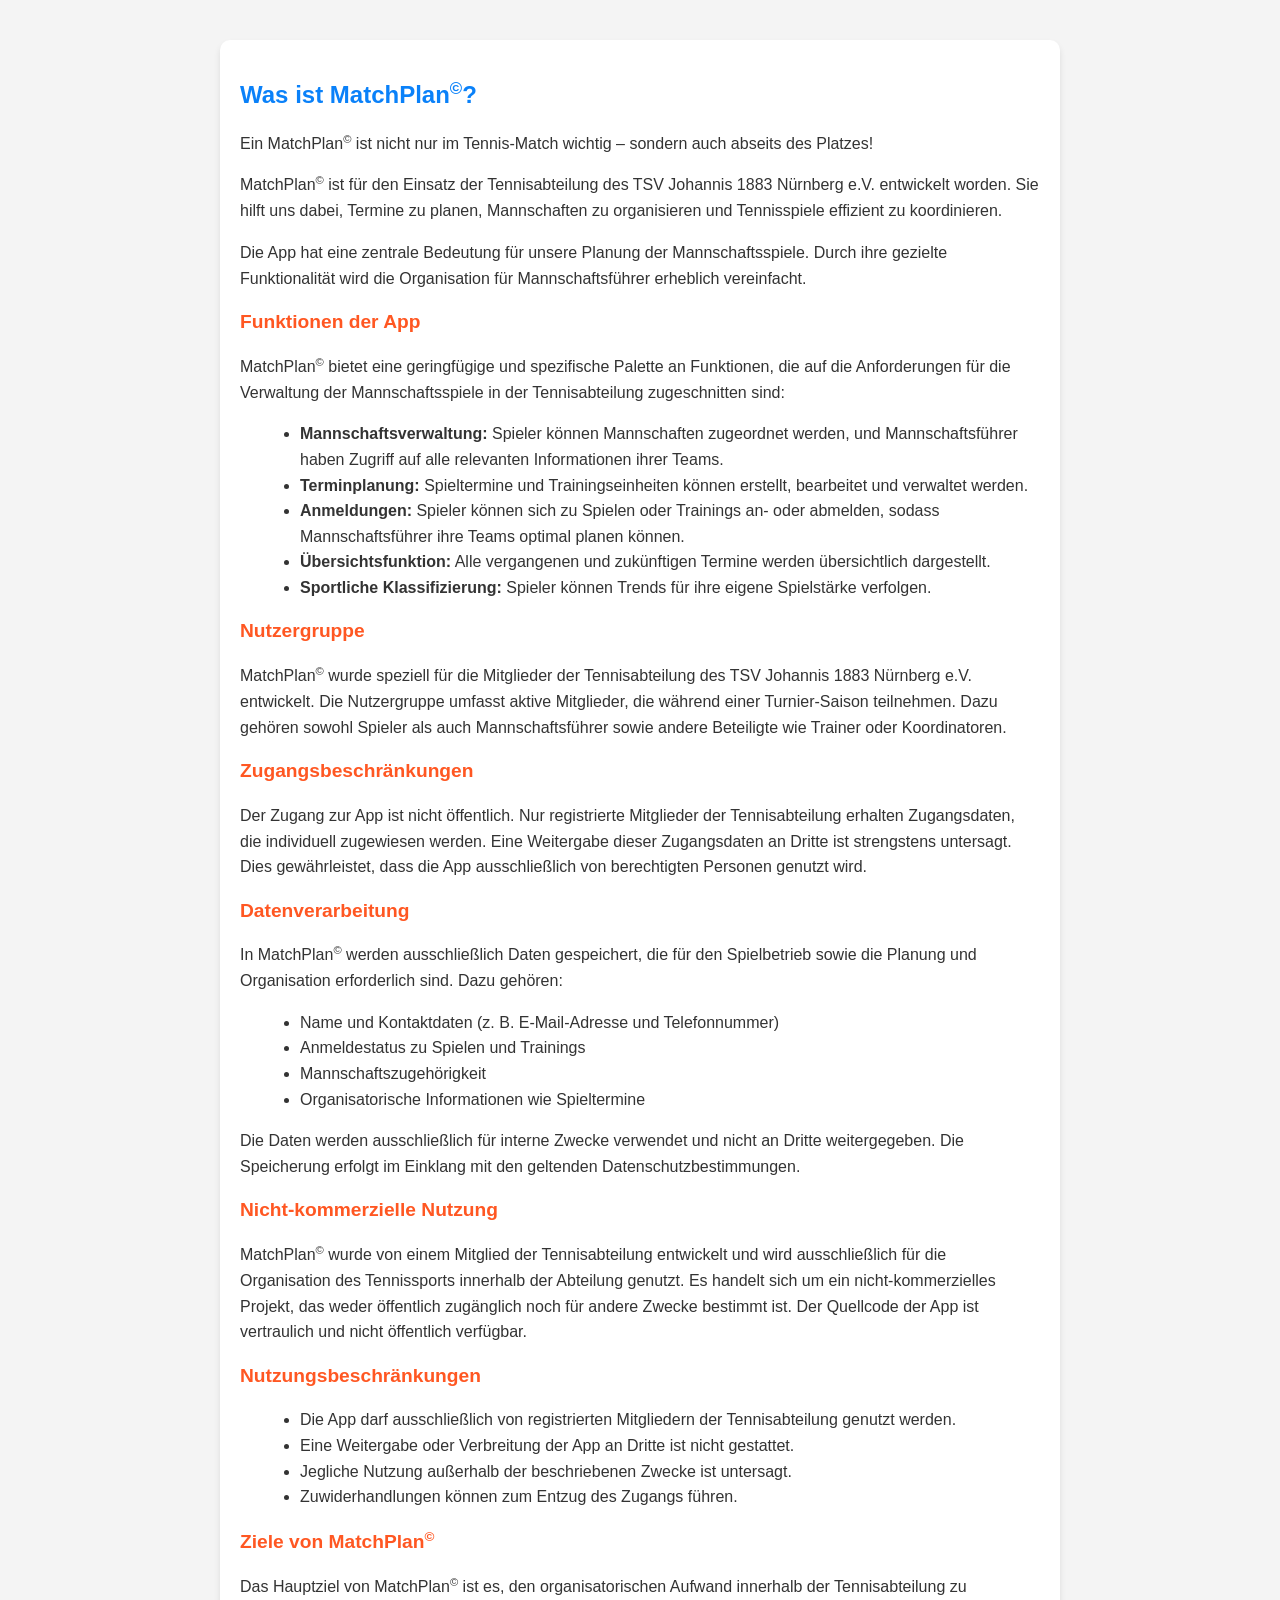
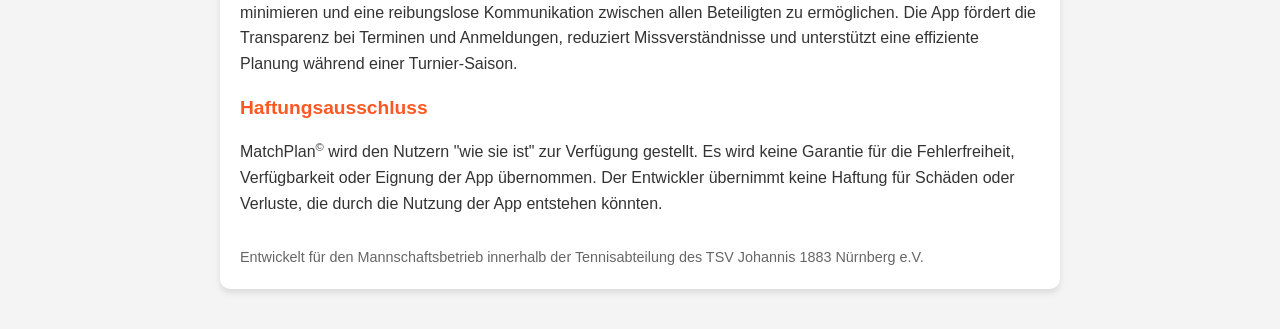
<file: README.html>
<!DOCTYPE html>
<html lang="de">
<head>
    <meta charset="UTF-8">
    <meta name="viewport" content="width=device-width, initial-scale=1.0">
    <title>README</title>
    <style>
        body {
            font-family: Arial, sans-serif;
            line-height: 1.6;
            margin: 0;
            background-color: #f4f4f4;
            color: #333;
        }
        .content-block {
            max-width: 800px; /* Begrenzte Breite für bessere Lesbarkeit */
            margin: 40px auto; /* Zentriert den Block */
            padding: 20px; /* Abstand innerhalb des Blocks */
            background-color: #ffffff; /* Weißer Hintergrund für den Block */
            border-radius: 10px; /* Abgerundete Ecken */
            box-shadow: 0 4px 6px rgba(0,0,0,0.1); /* Leichter Schatten für visuelle Trennung */
        }
        h1 {
            font-size: 1.5rem; /* Kleinere Schriftgröße für mobile Geräte */
            color: #0a81f9;
        }
        h2 {
            font-size: 1.2rem;
            color: #ff5722; /* Lebhaftere Farbe für h2 */
        }
        p {
            margin-bottom: 10px;
        }
        ul {
            margin-left: 20px;
        }
        .copyright {
            vertical-align: super; /* Hochstellen des Copyright-Symbols */
            font-size: 0.7em; /* Kleinere Schriftgröße für das Symbol */
        }
    </style>
</head>
<body>
    <div class="content-block">
        <h1>Was ist MatchPlan<span class="copyright">©</span>?</h1>
        <p>Ein MatchPlan<span class="copyright">©</span> ist nicht nur im Tennis-Match wichtig – sondern auch abseits des Platzes!</p>
        <p>MatchPlan<span class="copyright">©</span> ist für den Einsatz der Tennisabteilung des TSV Johannis 1883 Nürnberg e.V. entwickelt worden. Sie hilft uns dabei, Termine zu planen, Mannschaften zu organisieren und Tennisspiele effizient zu koordinieren.</p>

        <p>Die App hat eine zentrale Bedeutung für unsere Planung der Mannschaftsspiele. Durch ihre gezielte Funktionalität wird die Organisation für Mannschaftsführer erheblich vereinfacht.</p>

        <h2>Funktionen der App</h2>
        <p>MatchPlan<span class="copyright">©</span> bietet eine geringfügige und spezifische Palette an Funktionen, die auf die Anforderungen für die Verwaltung der Mannschaftsspiele in der Tennisabteilung zugeschnitten sind:</p>
        <ul>
            <li><strong>Mannschaftsverwaltung:</strong> Spieler können Mannschaften zugeordnet werden, und Mannschaftsführer haben Zugriff auf alle relevanten Informationen ihrer Teams.</li>
            <li><strong>Terminplanung:</strong> Spieltermine und Trainingseinheiten können erstellt, bearbeitet und verwaltet werden.</li>
            <li><strong>Anmeldungen:</strong> Spieler können sich zu Spielen oder Trainings an- oder abmelden, sodass Mannschaftsführer ihre Teams optimal planen können.</li>
            <li><strong>Übersichtsfunktion:</strong> Alle vergangenen und zukünftigen Termine werden übersichtlich dargestellt.</li>
            <li><strong>Sportliche Klassifizierung:</strong> Spieler können Trends für ihre eigene Spielstärke verfolgen.</li>
        </ul>

        <h2>Nutzergruppe</h2>
        <p>MatchPlan<span class="copyright">©</span> wurde speziell für die Mitglieder der Tennisabteilung des TSV Johannis 1883 Nürnberg e.V. entwickelt. Die Nutzergruppe umfasst aktive Mitglieder, die während einer Turnier-Saison teilnehmen. Dazu gehören sowohl Spieler als auch Mannschaftsführer sowie andere Beteiligte wie Trainer oder Koordinatoren.</p>

        <h2>Zugangsbeschränkungen</h2>
        <p>Der Zugang zur App ist nicht öffentlich. Nur registrierte Mitglieder der Tennisabteilung erhalten Zugangsdaten, die individuell zugewiesen werden. Eine Weitergabe dieser Zugangsdaten an Dritte ist strengstens untersagt. Dies gewährleistet, dass die App ausschließlich von berechtigten Personen genutzt wird.</p>

        <h2>Datenverarbeitung</h2>
        <p>In MatchPlan<span class="copyright">©</span> werden ausschließlich Daten gespeichert, die für den Spielbetrieb sowie die Planung und Organisation erforderlich sind. Dazu gehören:</p>
        <ul>
            <li>Name und Kontaktdaten (z. B. E-Mail-Adresse und Telefonnummer)</li>
            <li>Anmeldestatus zu Spielen und Trainings</li>
            <li>Mannschaftszugehörigkeit</li>
            <li>Organisatorische Informationen wie Spieltermine</li>
        </ul>

        <p>Die Daten werden ausschließlich für interne Zwecke verwendet und nicht an Dritte weitergegeben. Die Speicherung erfolgt im Einklang mit den geltenden Datenschutzbestimmungen.</p>

        <h2>Nicht-kommerzielle Nutzung</h2>
        <p>MatchPlan<span class="copyright">©</span> wurde von einem Mitglied der Tennisabteilung entwickelt und wird ausschließlich für die Organisation des Tennissports innerhalb der Abteilung genutzt. Es handelt sich um ein nicht-kommerzielles Projekt, das weder öffentlich zugänglich noch für andere Zwecke bestimmt ist. Der Quellcode der App ist vertraulich und nicht öffentlich verfügbar.</p>

        <h2>Nutzungsbeschränkungen</h2>
        <ul>
            <li>Die App darf ausschließlich von registrierten Mitgliedern der Tennisabteilung genutzt werden.</li>
            <li>Eine Weitergabe oder Verbreitung der App an Dritte ist nicht gestattet.</li>
            <li>Jegliche Nutzung außerhalb der beschriebenen Zwecke ist untersagt.</li>
            <li>Zuwiderhandlungen können zum Entzug des Zugangs führen.</li>
        </ul>

        <h2>Ziele von MatchPlan<span class="copyright">©</span></h2>
        <p>Das Hauptziel von MatchPlan<span class="copyright">©</span> ist es, den organisatorischen Aufwand innerhalb der Tennisabteilung zu minimieren und eine reibungslose Kommunikation zwischen allen Beteiligten zu ermöglichen. Die App fördert die Transparenz bei Terminen und Anmeldungen, reduziert Missverständnisse und unterstützt eine effiziente Planung während einer Turnier-Saison.</p>

        <h2>Haftungsausschluss</h2>
        <p>MatchPlan<span class="copyright">©</span> wird den Nutzern "wie sie ist" zur Verfügung gestellt. Es wird keine Garantie für die Fehlerfreiheit, Verfügbarkeit oder Eignung der App übernommen. Der Entwickler übernimmt keine Haftung für Schäden oder Verluste, die durch die Nutzung der App entstehen könnten.</p>

        <footer style="margin-top: 30px; font-size: 0.9em; color: #666;">
            Entwickelt für den Mannschaftsbetrieb innerhalb der Tennisabteilung des TSV Johannis 1883 Nürnberg e.V.
        </footer>
    </div>
</body>
</html>
</file>
